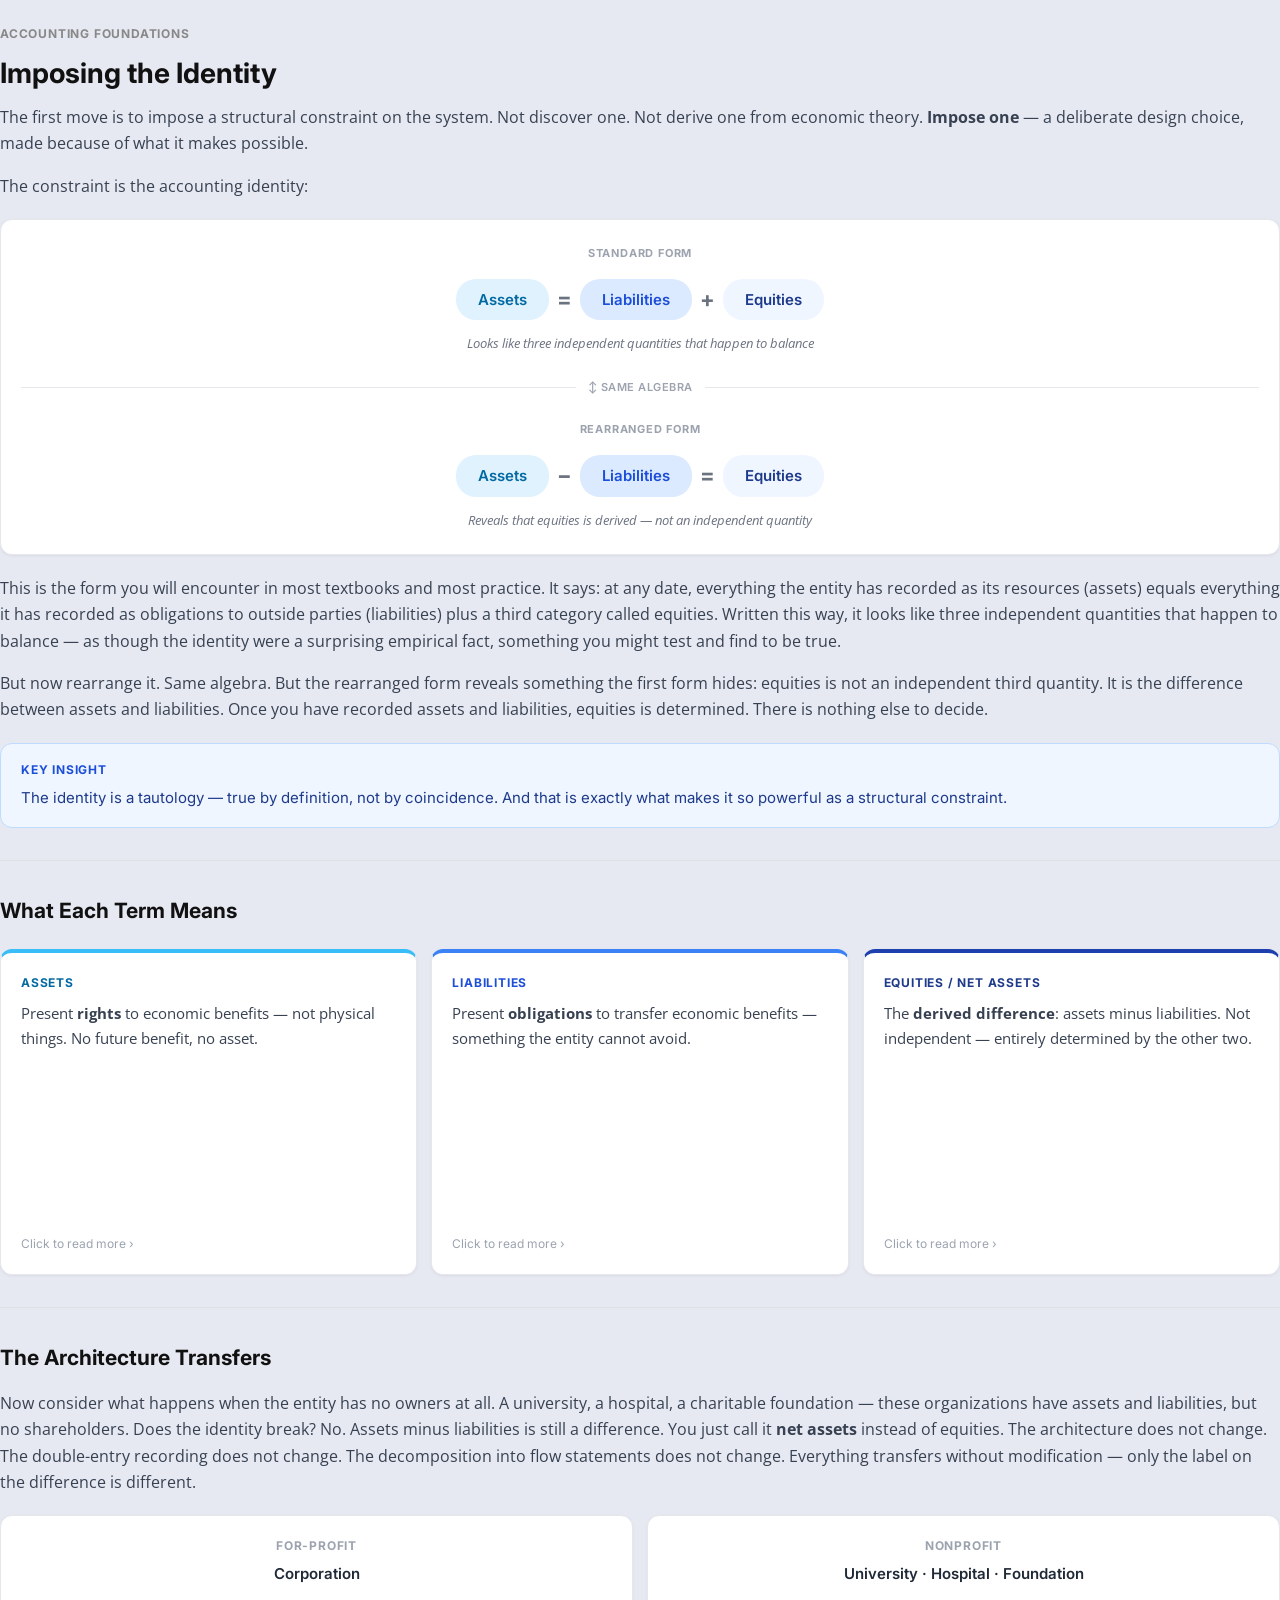
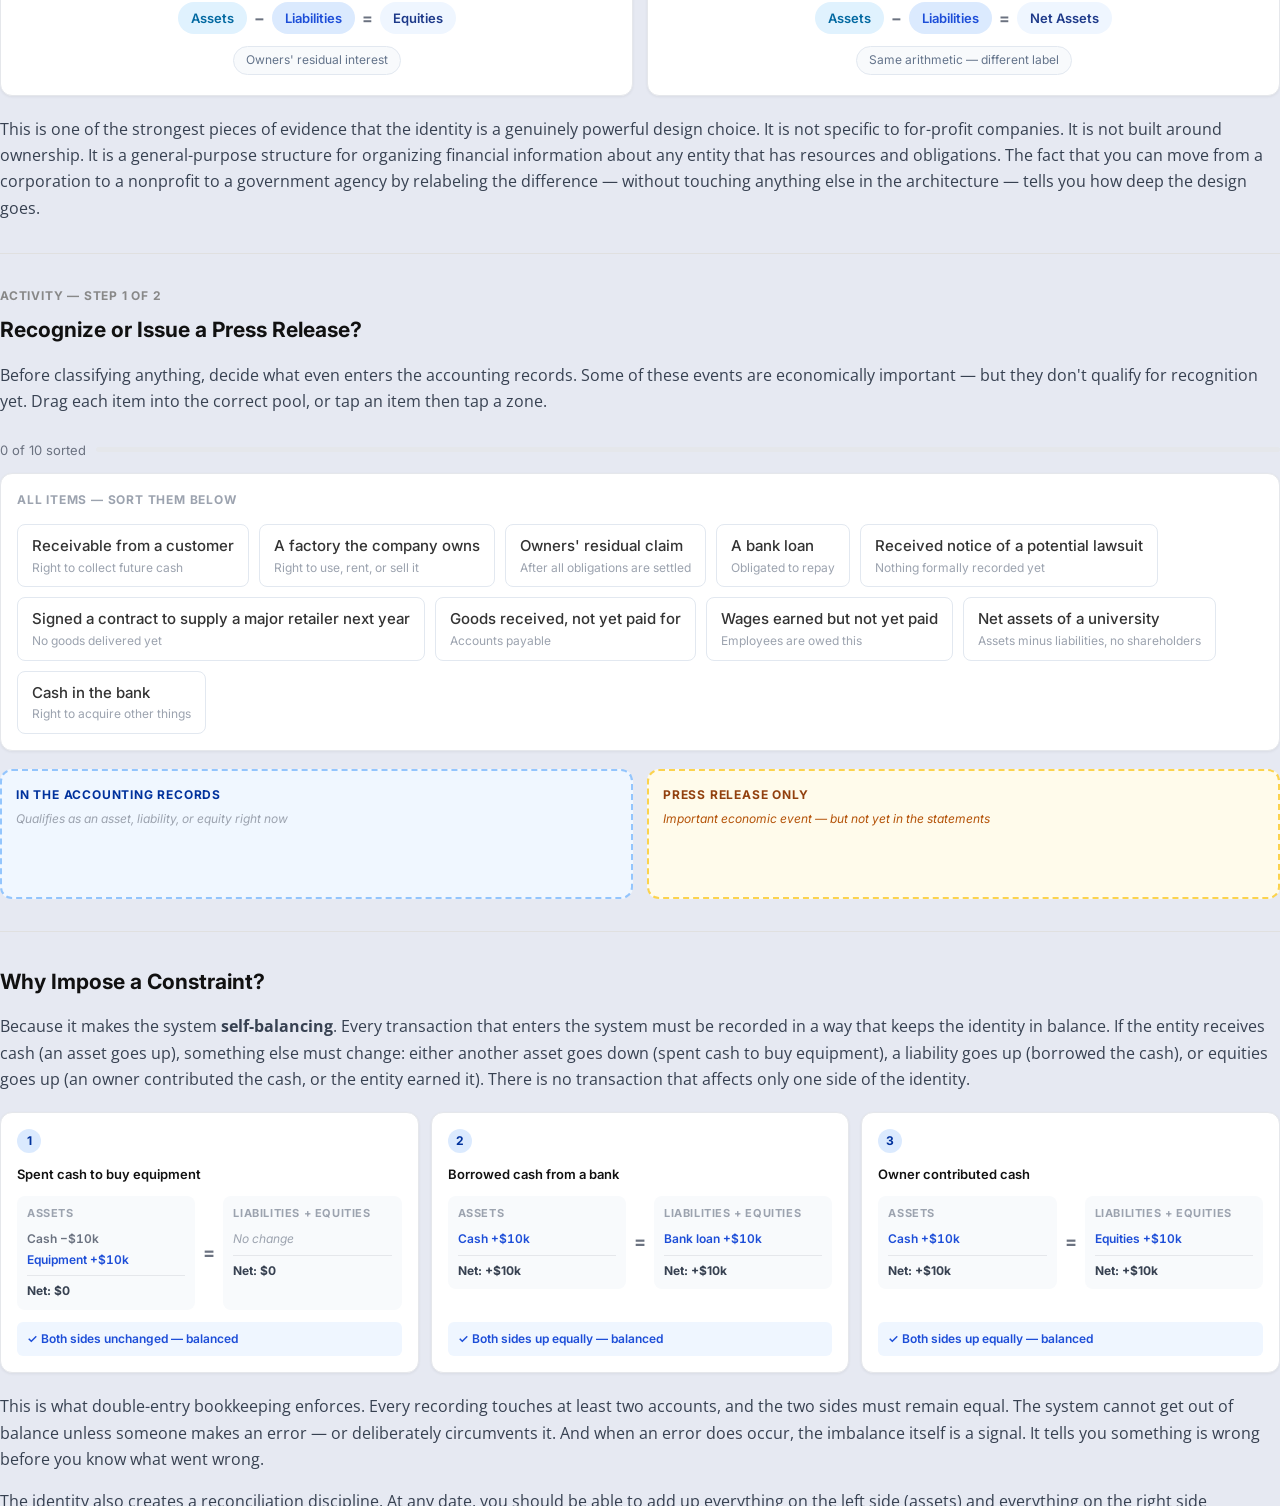
<file: index.html>
<!DOCTYPE html>
<html lang="en">
<head>
<meta charset="UTF-8">
<meta http-equiv="refresh" content="0; url=imposing-the-identity.html">
<title>Yale Micro Activities</title>
</head>
<body>
<p><a href="imposing-the-identity.html">Redirecting…</a></p>
</body>
</html>
</file>
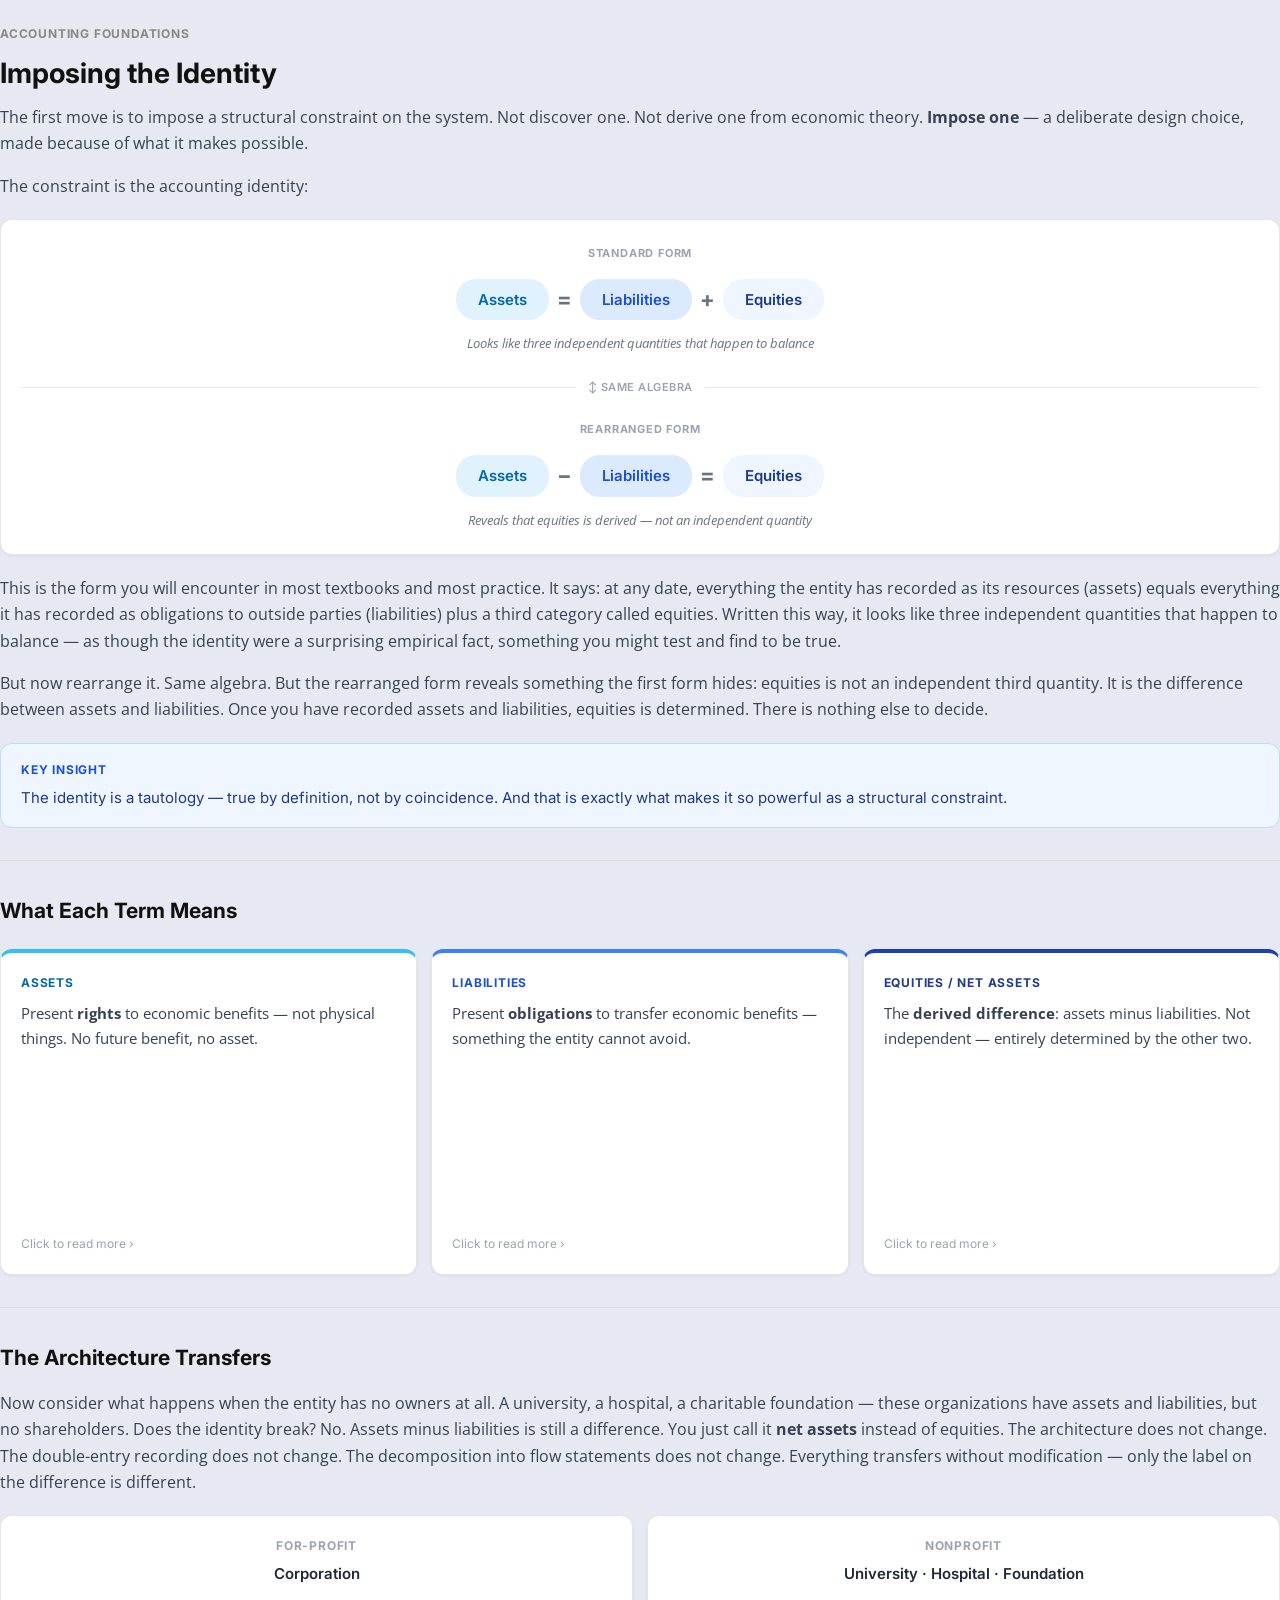
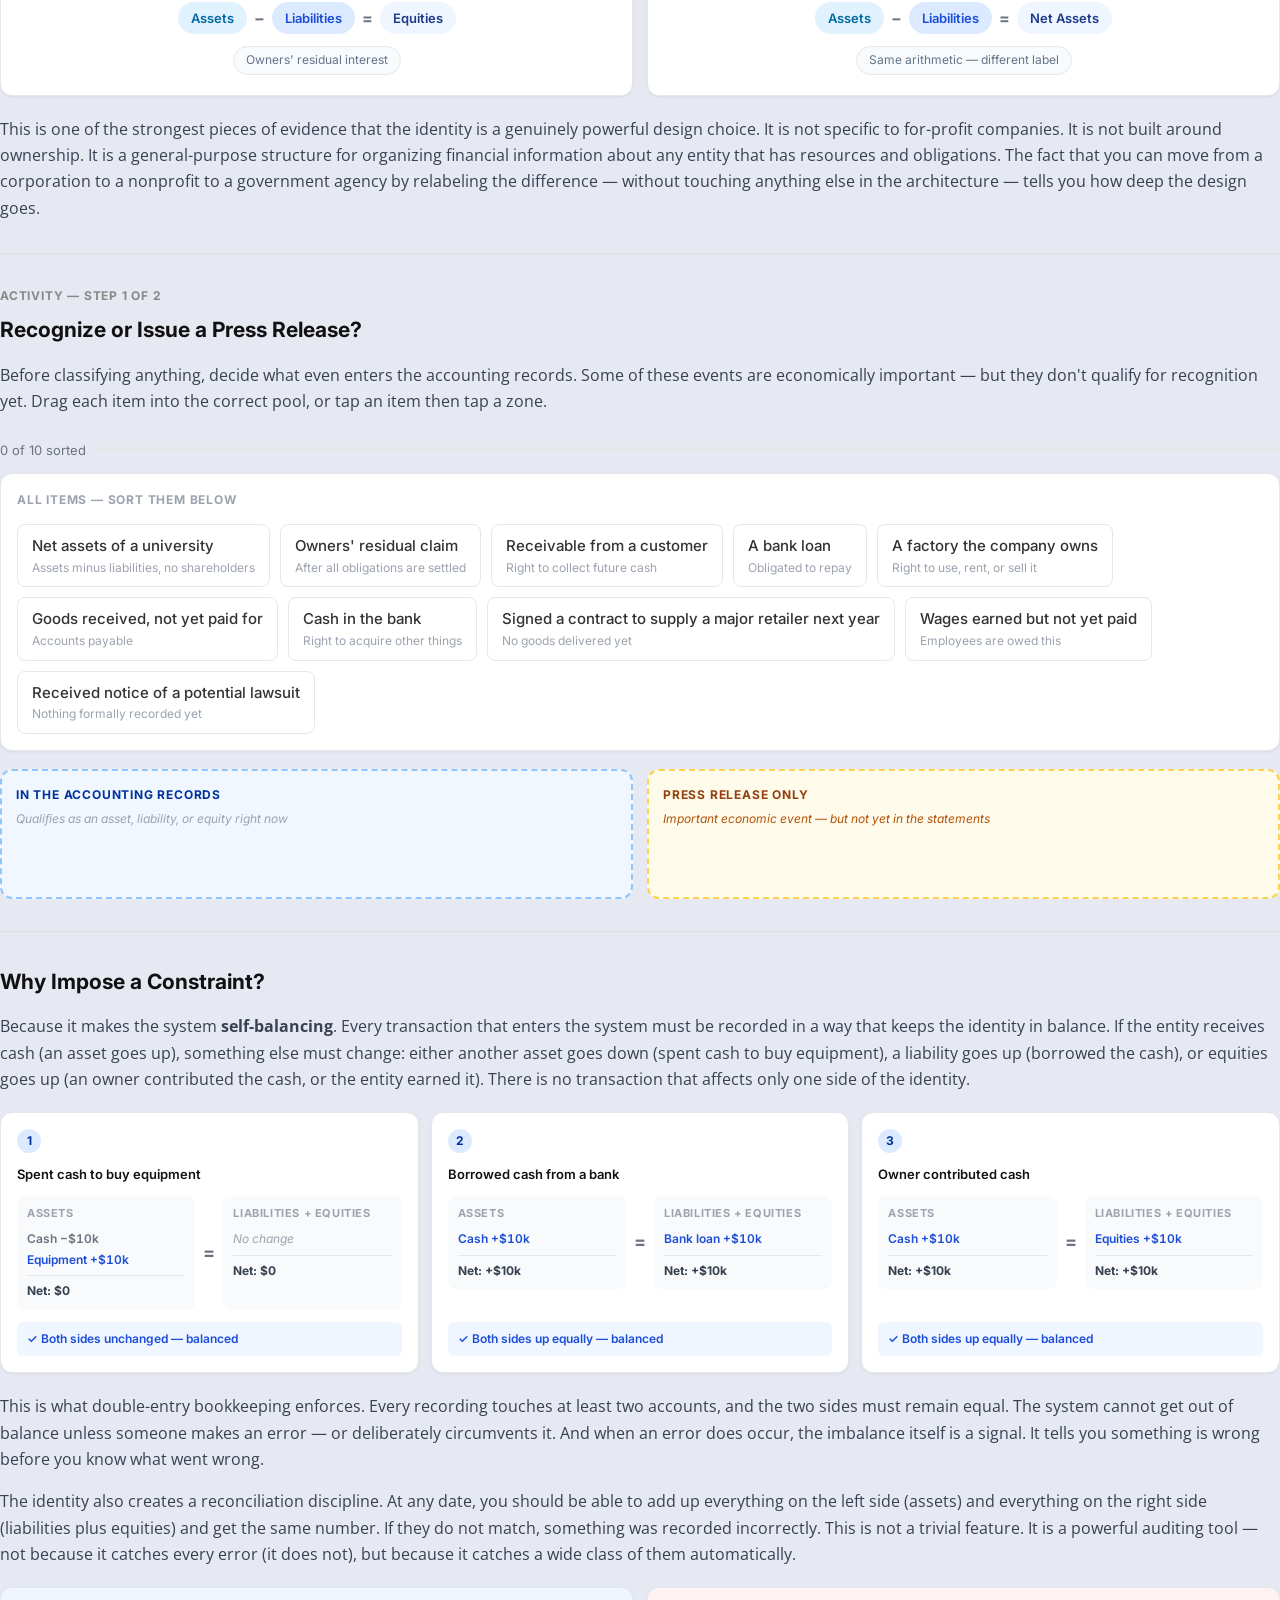
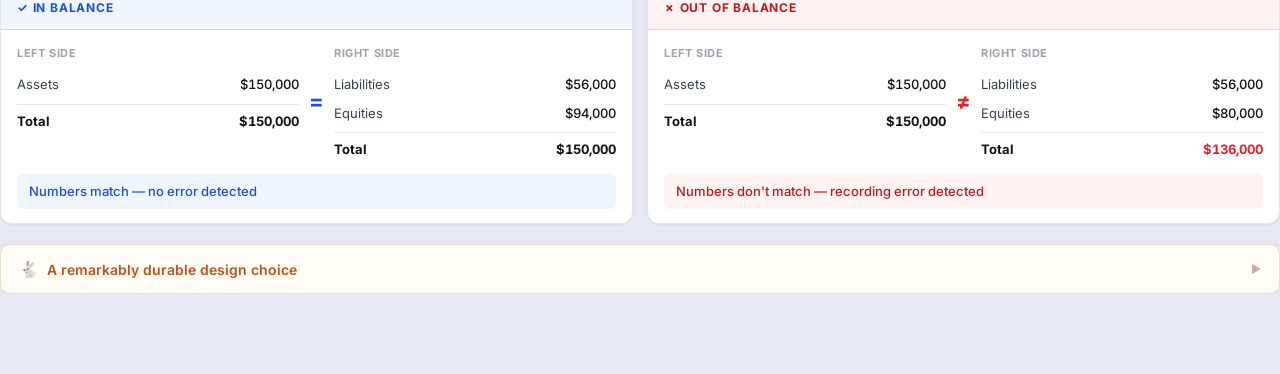
<file: imposing-the-identity.html>
<!DOCTYPE html>
<html lang="en" class="micro-activity">
<head>
<meta charset="UTF-8">
<meta name="viewport" content="width=device-width, initial-scale=1.0">
<title>Imposing the Identity — Yale Micro Activity</title>
<link rel="preconnect" href="https://fonts.googleapis.com">
<link rel="preconnect" href="https://fonts.gstatic.com" crossorigin>
<link href="https://fonts.googleapis.com/css2?family=Inter:wght@400;500;600;700&family=Open+Sans:wght@400;500;600;700&display=swap" rel="stylesheet">
<link rel="stylesheet" href="shared.css">
<style>
  html.micro-activity body { background: #e6e9f2; }

  /* Override headings to match iframe-testing: Inter, 700, #111 */
  h1 {
    font-family: 'Inter', system-ui, sans-serif;
    font-size: clamp(22px, 3vw, 28px);
    font-weight: 700;
    color: #111;
    margin-bottom: 6px;
  }
  h2 {
    font-family: 'Inter', system-ui, sans-serif;
    font-size: clamp(17px, 2.2vw, 21px);
    font-weight: 700;
    color: #111;
    margin: 0 0 14px;
  }
  /* Section label: gray (#888) like iframe-testing step-tag */
  .section-label {
    font-family: 'Inter', system-ui, sans-serif;
    font-size: 12px;
    font-weight: 700;
    text-transform: uppercase;
    letter-spacing: 0.8px;
    color: #888;
    margin-bottom: 6px;
  }
  /* Prose keeps Open Sans at original size per user preference */
  .prose {
    font-family: 'Open Sans', system-ui, sans-serif;
    font-size: 15.5px;
    color: #374151;
    line-height: 1.7;
    margin-bottom: 16px;
  }

  /* ===== EQUATION VISUAL ===== */
  .eq-compare {
    background: white;
    border-radius: 12px;
    border: 1px solid #e5e7eb;
    box-shadow: 0 1px 3px rgba(0,0,0,0.06);
    margin: 20px 0;
    overflow: hidden;
  }

  .eq-panel {
    text-align: center;
    padding: 24px 20px;
  }
  .eq-panel-tag {
    font-family: 'Inter', system-ui, sans-serif;
    font-size: 11px;
    font-weight: 700;
    text-transform: uppercase;
    letter-spacing: 0.8px;
    color: #9ca3af;
    margin-bottom: 16px;
  }
  .eq-panel-row {
    display: flex;
    align-items: center;
    justify-content: center;
    gap: 8px;
    flex-wrap: wrap;
    margin-bottom: 14px;
  }
  .eq-panel-caption {
    font-family: 'Open Sans', system-ui, sans-serif;
    font-size: 13px;
    color: #6b7280;
    font-style: italic;
    line-height: 1.5;
  }

  .eq-connector {
    display: flex;
    align-items: center;
    gap: 12px;
    padding: 0 20px;
  }
  .eq-connector-rule {
    flex: 1;
    height: 1px;
    background: #e5e7eb;
  }
  .eq-connector-label {
    font-family: 'Inter', system-ui, sans-serif;
    font-size: 11px;
    font-weight: 600;
    color: #9ca3af;
    text-transform: uppercase;
    letter-spacing: 0.5px;
    white-space: nowrap;
  }

  .eq-term {
    display: inline-flex;
    align-items: center;
    justify-content: center;
    padding: 8px 22px;
    border-radius: 20px;
    font-family: 'Inter', system-ui, sans-serif;
    font-size: 15px;
    font-weight: 600;
  }
  .eq-term.a { background: #e0f2fe; color: #0369a1; }
  .eq-term.l { background: #dbeafe; color: #1d4ed8; }
  .eq-term.e { background: #eff6ff; color: #1e3a8a; }
  .eq-op { font-size: 22px; font-weight: 700; color: #6b7280; font-family: 'Inter', system-ui, sans-serif; }

  /* ===== DEFINITION FLIP CARDS ===== */
  .def-grid {
    display: grid;
    grid-template-columns: repeat(3, 1fr);
    gap: 14px;
    margin: 20px 0;
  }
  @media (max-width: 700px) { .def-grid { grid-template-columns: 1fr; } }

  .flip-card {
    perspective: 1000px;
    cursor: pointer;
    display: flex;
    flex-direction: column;
  }
  .flip-card-inner {
    flex: 1;
    display: grid;
    transition: transform 0.5s ease;
    transform-style: preserve-3d;
  }
  .flip-card.flipped .flip-card-inner {
    transform: rotateY(180deg);
  }
  .flip-card-front,
  .flip-card-back {
    grid-area: 1 / 1;
    backface-visibility: hidden;
    -webkit-backface-visibility: hidden;
    border-radius: 12px;
    border: 1px solid #e5e7eb;
    background: white;
    padding: 20px;
    display: flex;
    flex-direction: column;
    box-shadow: 0 1px 3px rgba(0,0,0,0.06);
    font-family: 'Inter', system-ui, sans-serif;
  }
  .flip-card-front { justify-content: center; }
  .flip-card-back { transform: rotateY(180deg); }
  .flip-card.a .flip-card-front,
  .flip-card.a .flip-card-back { border-top: 4px solid #38bdf8; }
  .flip-card.l .flip-card-front,
  .flip-card.l .flip-card-back { border-top: 4px solid #3b82f6; }
  .flip-card.e .flip-card-front,
  .flip-card.e .flip-card-back { border-top: 4px solid #1e40af; }

.def-title {
    font-family: 'Inter', system-ui, sans-serif;
    font-size: 12px;
    font-weight: 700;
    text-transform: uppercase;
    letter-spacing: 0.8px;
    margin-bottom: 8px;
  }
  .flip-card.a .def-title { color: #0369a1; }
  .flip-card.l .def-title { color: #1d4ed8; }
  .flip-card.e .def-title { color: #1e3a8a; }

  .def-brief {
    font-family: 'Open Sans', system-ui, sans-serif;
    font-size: 15px;
    line-height: 1.65;
    color: #374151;
    margin-bottom: 12px;
  }
  .flip-hint {
    font-size: 12px;
    color: #9ca3af;
    font-family: 'Inter', system-ui, sans-serif;
    margin-top: auto;
  }
  .flip-card-back p {
    font-family: 'Open Sans', system-ui, sans-serif;
    font-size: 15px;
    line-height: 1.65;
    color: #374151;
    margin-bottom: 0;
  }
  .flip-back-title {
    font-family: 'Inter', system-ui, sans-serif;
    font-size: 12px;
    font-weight: 700;
    text-transform: uppercase;
    letter-spacing: 0.8px;
    margin-bottom: 8px;
  }
  .flip-card.a .flip-back-title { color: #0369a1; }
  .flip-card.l .flip-back-title { color: #1d4ed8; }
  .flip-card.e .flip-back-title { color: #1e3a8a; }
  .flip-back-hint {
    font-size: 12px;
    color: #9ca3af;
    font-family: 'Inter', system-ui, sans-serif;
    margin-top: 10px;
  }

  /* ===== INSIGHT BOX ===== */
  .insight-box {
    background: #eff6ff;
    border: 1px solid #bfdbfe;
    border-radius: 12px;
    padding: 16px 20px;
    margin: 20px 0;
    font-family: 'Inter', system-ui, sans-serif;
  }
  .insight-label {
    font-family: 'Inter', system-ui, sans-serif;
    font-size: 12px;
    font-weight: 700;
    text-transform: uppercase;
    letter-spacing: 0.8px;
    color: #1d4ed8;
    margin-bottom: 6px;
  }
  .insight-box p {
    font-family: 'Inter', system-ui, sans-serif;
    font-size: 15px;
    color: #1e3a8a;
    line-height: 1.65;
    margin-bottom: 0;
  }

  /* ===== ORG COMPARISON ===== */
  .org-compare {
    display: grid;
    grid-template-columns: 1fr 1fr;
    gap: 14px;
    margin: 20px 0;
  }
  @media (max-width: 600px) { .org-compare { grid-template-columns: 1fr; } }

  .org-card {
    background: white;
    border-radius: 12px;
    padding: 20px;
    border: 1px solid #e5e7eb;
    box-shadow: 0 1px 3px rgba(0,0,0,0.06);
    text-align: center;
    font-family: 'Inter', system-ui, sans-serif;
  }
  .org-type {
    font-family: 'Inter', system-ui, sans-serif;
    font-size: 12px;
    font-weight: 700;
    text-transform: uppercase;
    letter-spacing: 0.8px;
    color: #9ca3af;
    margin-bottom: 4px;
  }
  .org-name {
    font-family: 'Inter', system-ui, sans-serif;
    font-size: 15px;
    font-weight: 600;
    color: #1f2937;
    margin-bottom: 16px;
  }
  .org-eq { display: flex; flex-direction: column; align-items: center; gap: 8px; }
  .org-eq-row { display: flex; align-items: center; gap: 7px; flex-wrap: wrap; justify-content: center; }
  .pill {
    padding: 5px 13px;
    border-radius: 20px;
    font-size: 13px;
    font-weight: 600;
    font-family: 'Inter', system-ui, sans-serif;
  }
  .pill.a  { background: #e0f2fe; color: #0369a1; }
  .pill.l  { background: #dbeafe; color: #1d4ed8; }
  .pill.e  { background: #eff6ff; color: #1e3a8a; }
  .pill.na { background: #eff6ff; color: #1e3a8a; }
  .pill-op { font-size: 16px; font-weight: 700; color: #6b7280; }
  .org-badge {
    display: inline-block;
    background: #f8fafc;
    border: 1px solid #e2e8f0;
    border-radius: 20px;
    padding: 3px 12px;
    font-size: 12px;
    color: #64748b;
    font-family: 'Inter', system-ui, sans-serif;
    margin-top: 4px;
  }


  /* ===== DRAG AND DROP ===== */
  .dnd-section { margin: 24px 0; }

  .dnd-bank {
    display: flex;
    flex-wrap: wrap;
    gap: 10px;
    padding: 16px;
    background: white;
    border-radius: 12px;
    border: 1px solid #e5e7eb;
    box-shadow: 0 1px 3px rgba(0,0,0,0.06);
    min-height: 72px;
    margin-bottom: 18px;
    align-items: flex-start;
    align-content: flex-start;
  }
  .dnd-bank-label {
    width: 100%;
    font-family: 'Inter', system-ui, sans-serif;
    font-size: 12px;
    font-weight: 700;
    text-transform: uppercase;
    letter-spacing: 0.8px;
    color: #9ca3af;
    margin-bottom: 4px;
  }

  .dnd-card {
    background: white;
    border: 1.5px solid #e2e8f0;
    border-radius: 8px;
    padding: 10px 14px;
    font-size: 15px;
    font-family: 'Inter', system-ui, sans-serif;
    font-weight: 500;
    cursor: grab;
    user-select: none;
    transition: border-color 0.15s, background 0.15s;
    color: #333;
    line-height: 1.45;
  }
  .dnd-card:hover { border-color: #94a3b8; background: #f8fafc; }
  .dnd-card.dragging { opacity: 0.35; cursor: grabbing; }
  .dnd-card.selected { border-color: #00329d; background: #eff6ff; color: #1d4ed8; }
  .dnd-card-sub { font-size: 12px; color: #9ca3af; font-weight: 400; margin-top: 2px; }

  .dnd-zones {
    display: grid;
    grid-template-columns: repeat(3, 1fr);
    gap: 14px;
  }
  @media (max-width: 640px) { .dnd-zones { grid-template-columns: 1fr; } }

  .dnd-zone {
    border-radius: 12px;
    padding: 14px;
    min-height: 130px;
    border: 2px dashed #d1d5db;
    transition: all 0.15s;
    font-family: 'Inter', system-ui, sans-serif;
  }
  .dnd-zone.z-assets, .dnd-zone.z-liab, .dnd-zone.z-equity { border-color: #93c5fd; background: #f0f7ff; }
  .dnd-zone.over { background: #dbeafe; border-color: #00329d; transform: scale(1.02); }

  .dnd-bank-divider {
    width: 100%;
    border: none;
    border-top: 1px dashed #e5e7eb;
    margin: 12px 0 8px;
  }
  .dnd-bank-label.wait-label { color: #92400e; }

  .dnd-card.wait-card {
    border-color: #fcd34d;
    background: #fffbeb;
    color: #78350f;
    cursor: default;
    opacity: 0.85;
  }
  .dnd-card.wait-card:hover { border-color: #fcd34d; background: #fffbeb; }

  .wait-note {
    width: 100%;
    font-size: 12px;
    color: #92400e;
    background: #fef3c7;
    border: 1px solid #fcd34d;
    border-radius: 8px;
    padding: 8px 12px;
    margin-top: 6px;
    font-family: 'Inter', system-ui, sans-serif;
    line-height: 1.5;
  }

  .zone-title {
    font-family: 'Inter', system-ui, sans-serif;
    font-size: 12px;
    font-weight: 700;
    text-transform: uppercase;
    letter-spacing: 0.8px;
    color: #00329d;
    margin-bottom: 4px;
  }
  .zone-hint {
    font-size: 12px;
    color: #9ca3af;
    font-family: 'Inter', system-ui, sans-serif;
    font-style: italic;
    margin-bottom: 10px;
  }
  .zone-items { display: flex; flex-direction: column; gap: 6px; }

  .placed-chip {
    padding: 4px 10px;
    border-radius: 4px;
    font-size: 14px;
    font-family: 'Inter', system-ui, sans-serif;
    font-weight: 600;
    background: #dbeafe;
    color: #1d4ed8;
  }

  @keyframes shake {
    0%,100% { transform: translateX(0); }
    20% { transform: translateX(-7px); }
    60% { transform: translateX(7px); }
  }
  .dnd-card.wrong { animation: shake 0.3s ease; border-color: #dc2626; background: #fef2f2; color: #991b1b; }

  /* progress */
  .dnd-progress {
    display: flex;
    align-items: center;
    gap: 10px;
    margin-bottom: 12px;
    font-family: 'Inter', system-ui, sans-serif;
    font-size: 13px;
    color: #6b7280;
  }
  .progress-bar { flex: 1; height: 5px; background: #e5e7eb; border-radius: 3px; overflow: hidden; }
  .progress-fill { height: 100%; background: #00329d; border-radius: 3px; transition: width 0.3s ease; }

  /* result — green theme matching iframe-testing feedback.ok */
  .dnd-result {
    display: none;
    margin-top: 18px;
    padding: 14px 18px;
    border-radius: 8px;
    font-family: 'Inter', system-ui, sans-serif;
  }
  .dnd-result.show { display: block; }
  .dnd-result.done { background: #f0fdf4; border: 1px solid #86efac; color: #14532d; }
  .result-score { font-size: 15px; font-weight: 700; margin-bottom: 4px; }
  .result-msg { font-size: 15px; line-height: 1.65; }

  /* reset button matching iframe-testing btn-back */
  .btn-reset {
    margin-top: 12px;
    display: inline-flex;
    align-items: center;
    gap: 6px;
    background: white;
    color: #555;
    border: 1.5px solid #d1d5db;
    border-radius: 6px;
    padding: 9px 18px;
    font-family: 'Inter', system-ui, sans-serif;
    font-size: 14px;
    font-weight: 600;
    cursor: pointer;
    transition: border-color 0.15s, color 0.15s;
  }
  .btn-reset:hover { border-color: #00329d; color: #00329d; }

  /* continue button (stage transition) */
  .btn-continue {
    margin-top: 12px;
    display: inline-flex;
    align-items: center;
    gap: 6px;
    background: #00329d;
    color: white;
    border: none;
    border-radius: 6px;
    padding: 10px 20px;
    font-family: 'Inter', system-ui, sans-serif;
    font-size: 14px;
    font-weight: 600;
    cursor: pointer;
    transition: background 0.15s;
  }
  .btn-continue:hover { background: #002280; }

  /* two-column layout for Stage 1 recognition zones */
  .dnd-zones-2col {
    display: grid;
    grid-template-columns: 1fr 1fr;
    gap: 14px;
  }
  @media (max-width: 640px) { .dnd-zones-2col { grid-template-columns: 1fr; } }

  /* press release zone — amber */
  .dnd-zone.z-press { border-color: #fcd34d; background: #fffbeb; }
  .dnd-zone.z-press.over { background: #fef3c7; border-color: #d97706; transform: scale(1.02); }
  .dnd-zone.z-press .zone-title { color: #92400e; }
  .dnd-zone.z-press .zone-hint { color: #b45309; }

  /* press release placed chip */
  .placed-chip.press { background: #fef3c7; color: #92400e; }

  /* inline explanation that appears under each placed press-release chip */
  .press-explain-block {
    background: white;
    border-radius: 8px;
    border: 1px solid #fde68a;
    padding: 10px 12px;
    margin-top: 8px;
  }
  .press-explain-row { margin-bottom: 9px; }
  .press-explain-row:last-child { margin-bottom: 0; }
  .press-explain-label {
    font-family: 'Inter', system-ui, sans-serif;
    font-size: 10px;
    font-weight: 700;
    text-transform: uppercase;
    letter-spacing: 0.6px;
    margin-bottom: 3px;
  }
  .press-explain-row.why  .press-explain-label { color: #b45309; }
  .press-explain-row.when .press-explain-label { color: #1d4ed8; }
  .press-explain-text {
    font-family: 'Open Sans', system-ui, sans-serif;
    font-size: 12.5px;
    line-height: 1.55;
    color: #374151;
  }
  .press-explain-row.when .press-explain-text { color: #1e40af; }

  /* press release set-aside note shown in Stage 2 */
  .stage-note {
    background: #fef3c7;
    border: 1px solid #fcd34d;
    border-radius: 8px;
    padding: 10px 16px;
    font-size: 13px;
    color: #92400e;
    font-family: 'Inter', system-ui, sans-serif;
    line-height: 1.55;
    margin-bottom: 16px;
  }

  /* ===== INTERLUDE PANEL ===== */
  .interlude-panel { display: none; margin-top: 20px; }
  .interlude-panel.show { display: block; }

  .interlude-intro {
    font-family: 'Open Sans', system-ui, sans-serif;
    font-size: 15px;
    color: #374151;
    line-height: 1.65;
    margin-bottom: 16px;
  }

  .interlude-cards {
    display: grid;
    grid-template-columns: 1fr 1fr;
    gap: 14px;
    margin-bottom: 20px;
  }
  @media (max-width: 640px) { .interlude-cards { grid-template-columns: 1fr; } }

  .interlude-card {
    background: white;
    border-radius: 12px;
    border: 1px solid #fde68a;
    border-top: 4px solid #f59e0b;
    padding: 18px;
    font-family: 'Inter', system-ui, sans-serif;
    box-shadow: 0 1px 3px rgba(0,0,0,0.06);
  }

  .interlude-card-title {
    font-size: 14px;
    font-weight: 700;
    color: #78350f;
    margin-bottom: 14px;
    line-height: 1.45;
  }

  .interlude-row { margin-bottom: 12px; }
  .interlude-row:last-child { margin-bottom: 0; }

  .interlude-row-label {
    font-size: 11px;
    font-weight: 700;
    text-transform: uppercase;
    letter-spacing: 0.7px;
    margin-bottom: 4px;
  }
  .interlude-row.why .interlude-row-label  { color: #b45309; }
  .interlude-row.when .interlude-row-label { color: #1d4ed8; }

  .interlude-row-text {
    font-family: 'Open Sans', system-ui, sans-serif;
    font-size: 14px;
    line-height: 1.6;
    color: #374151;
  }
  .interlude-row.when .interlude-row-text { color: #1e40af; }

  /* ===== RECONCILIATION VISUAL ===== */
  .reconcile-visual {
    display: grid;
    grid-template-columns: 1fr 1fr;
    gap: 14px;
    margin: 20px 0;
  }
  @media (max-width: 600px) { .reconcile-visual { grid-template-columns: 1fr; } }

  .reconcile-card {
    background: white;
    border-radius: 12px;
    border: 1px solid #e5e7eb;
    box-shadow: 0 1px 3px rgba(0,0,0,0.06);
    overflow: hidden;
    font-family: 'Inter', system-ui, sans-serif;
  }
  .reconcile-card-header {
    padding: 10px 16px;
    font-size: 12px;
    font-weight: 700;
    text-transform: uppercase;
    letter-spacing: 0.8px;
  }
  .reconcile-card.ok .reconcile-card-header { background: #eff6ff; color: #1d4ed8; border-bottom: 1px solid #bfdbfe; }
  .reconcile-card.err .reconcile-card-header { background: #fef2f2; color: #b91c1c; border-bottom: 1px solid #fecaca; }

  .reconcile-body {
    padding: 14px 16px;
    display: flex;
    align-items: flex-start;
    gap: 10px;
  }
  .reconcile-side { flex: 1; min-width: 0; }
  .reconcile-side-label {
    font-size: 11px;
    font-weight: 700;
    text-transform: uppercase;
    letter-spacing: 0.6px;
    color: #9ca3af;
    margin-bottom: 8px;
  }
  .reconcile-item {
    display: flex;
    justify-content: space-between;
    font-size: 13px;
    color: #374151;
    padding: 3px 0;
  }
  .reconcile-item span { font-variant-numeric: tabular-nums; color: #111; font-weight: 500; }
  .reconcile-total {
    display: flex;
    justify-content: space-between;
    font-size: 13px;
    font-weight: 700;
    color: #111;
    border-top: 1px solid #e5e7eb;
    margin-top: 5px;
    padding-top: 5px;
  }
  .reconcile-total span { font-variant-numeric: tabular-nums; }
  .reconcile-card.err .reconcile-total span.mismatch { color: #dc2626; }

  .reconcile-op {
    font-size: 22px;
    font-weight: 700;
    flex-shrink: 0;
    align-self: center;
  }
  .reconcile-card.ok .reconcile-op { color: #1d4ed8; }
  .reconcile-card.err .reconcile-op { color: #dc2626; }

  .reconcile-verdict {
    margin: 0 16px 14px;
    border-radius: 6px;
    padding: 8px 12px;
    font-size: 13px;
    font-weight: 500;
    line-height: 1.5;
  }
  .reconcile-card.ok .reconcile-verdict { background: #eff6ff; color: #1d4ed8; }
  .reconcile-card.err .reconcile-verdict { background: #fef2f2; color: #b91c1c; }

  /* ===== DOUBLE-ENTRY VISUAL ===== */
  .de-visual {
    display: grid;
    grid-template-columns: repeat(3, 1fr);
    gap: 12px;
    margin: 20px 0;
  }
  @media (max-width: 640px) { .de-visual { grid-template-columns: 1fr; } }

  .de-card {
    background: white;
    border: 1px solid #e5e7eb;
    border-radius: 12px;
    padding: 16px;
    box-shadow: 0 1px 3px rgba(0,0,0,0.06);
    font-family: 'Inter', system-ui, sans-serif;
    display: flex;
    flex-direction: column;
    gap: 12px;
  }
  .de-num {
    width: 24px; height: 24px;
    border-radius: 50%;
    background: #dbeafe;
    color: #00329d;
    display: flex; align-items: center; justify-content: center;
    font-size: 12px; font-weight: 700;
    flex-shrink: 0;
  }
  .de-event {
    font-size: 13px;
    font-weight: 600;
    color: #111;
    line-height: 1.45;
  }
  .de-eq {
    display: flex;
    align-items: stretch;
    gap: 6px;
  }
  .de-side {
    flex: 1;
    background: #f8fafc;
    border-radius: 8px;
    padding: 8px 10px;
    min-width: 0;
  }
  .de-side-label {
    font-size: 11px;
    font-weight: 700;
    text-transform: uppercase;
    letter-spacing: 0.6px;
    color: #9ca3af;
    margin-bottom: 6px;
  }
  .de-delta {
    font-size: 12px;
    font-variant-numeric: tabular-nums;
    padding: 2px 0;
    line-height: 1.4;
  }
  .de-delta.up   { color: #1d4ed8; font-weight: 600; }
  .de-delta.down { color: #6b7280; font-weight: 600; }
  .de-delta.none { color: #9ca3af; font-style: italic; }
  .de-net {
    font-size: 12px;
    font-weight: 700;
    color: #374151;
    border-top: 1px solid #e5e7eb;
    margin-top: 5px;
    padding-top: 5px;
  }
  .de-op {
    display: flex;
    align-items: center;
    font-size: 18px;
    font-weight: 700;
    color: #6b7280;
    flex-shrink: 0;
    padding: 0 2px;
  }
  .de-verdict {
    font-size: 12px;
    font-weight: 600;
    color: #1d4ed8;
    background: #eff6ff;
    border-radius: 6px;
    padding: 7px 10px;
    margin-top: auto;
  }

  /* ===== RABBIT HOLE ===== */
  .rabbit-hole {
    background: #fffbf5;
    border: 1px solid #f0dcc8;
    border-radius: 10px;
    margin: 20px 0;
    overflow: hidden;
  }
  .rabbit-hole-trigger {
    display: flex;
    align-items: center;
    gap: 8px;
    width: 100%;
    padding: 14px 18px;
    background: none;
    border: none;
    cursor: pointer;
    font-family: 'Inter', system-ui, sans-serif;
    font-size: 14px;
    font-weight: 600;
    color: var(--accent);
    text-align: left;
    transition: background 0.15s;
  }
  .rabbit-hole-trigger:hover { background: #fff5eb; }
  .rabbit-hole-trigger .rh-icon { font-size: 16px; flex-shrink: 0; }
  .rabbit-hole-trigger .rh-chevron {
    margin-left: auto;
    font-size: 11px;
    color: #caa;
    transition: transform 0.2s;
    flex-shrink: 0;
  }
  .rabbit-hole.open .rabbit-hole-trigger .rh-chevron { transform: rotate(90deg); }
  .rabbit-hole-body {
    display: none;
    padding: 4px 18px 20px;
    font-family: 'Open Sans', system-ui, sans-serif;
    font-size: 15px;
    line-height: 1.7;
    color: #444;
  }
  .rabbit-hole.open .rabbit-hole-body { display: block; }
  .rabbit-hole-body p { margin-bottom: 14px; }
  .rabbit-hole-body p:last-child { margin-bottom: 0; }
</style>
</head>
<body>

<div class="activity-content">

  <div class="section-label">Accounting Foundations</div>
  <h1>Imposing the Identity</h1>

  <p class="prose">The first move is to impose a structural constraint on the system. Not discover one. Not derive one from economic theory. <strong>Impose one</strong> — a deliberate design choice, made because of what it makes possible.</p>

  <p class="prose">The constraint is the accounting identity:</p>

  <!-- EQUATION VISUAL -->
  <div class="eq-compare">

    <div class="eq-panel">
      <div class="eq-panel-tag">Standard form</div>
      <div class="eq-panel-row">
        <span class="eq-term a">Assets</span>
        <span class="eq-op">=</span>
        <span class="eq-term l">Liabilities</span>
        <span class="eq-op">+</span>
        <span class="eq-term e">Equities</span>
      </div>
      <div class="eq-panel-caption">Looks like three independent quantities that happen to balance</div>
    </div>

    <div class="eq-connector">
      <div class="eq-connector-rule"></div>
      <div class="eq-connector-label">↕ same algebra</div>
      <div class="eq-connector-rule"></div>
    </div>

    <div class="eq-panel">
      <div class="eq-panel-tag">Rearranged form</div>
      <div class="eq-panel-row">
        <span class="eq-term a">Assets</span>
        <span class="eq-op">−</span>
        <span class="eq-term l">Liabilities</span>
        <span class="eq-op">=</span>
        <span class="eq-term e">Equities</span>
      </div>
      <div class="eq-panel-caption">Reveals that equities is <em>derived</em> — not an independent quantity</div>
    </div>

  </div>

  <p class="prose">This is the form you will encounter in most textbooks and most practice. It says: at any date, everything the entity has recorded as its resources (assets) equals everything it has recorded as obligations to outside parties (liabilities) plus a third category called equities. Written this way, it looks like three independent quantities that happen to balance — as though the identity were a surprising empirical fact, something you might test and find to be true.</p>

  <p class="prose">But now rearrange it. Same algebra. But the rearranged form reveals something the first form hides: equities is not an independent third quantity. It is the difference between assets and liabilities. Once you have recorded assets and liabilities, equities is determined. There is nothing else to decide.</p>

  <div class="insight-box">
    <div class="insight-label">Key Insight</div>
    <p>The identity is a tautology — true by definition, not by coincidence. And that is exactly what makes it so powerful as a structural constraint.</p>
  </div>

  <hr class="divider">

  <h2>What Each Term Means</h2>

  <div class="def-grid">

    <div class="flip-card a" onclick="this.classList.toggle('flipped')">
      <div class="flip-card-inner">
        <div class="flip-card-front">
          <div class="def-title">Assets</div>
          <div class="def-brief">Present <strong>rights</strong> to economic benefits — not physical things. No future benefit, no asset.</div>
          <div class="flip-hint">Click to read more ›</div>
        </div>
        <div class="flip-card-back">
          <div class="flip-back-title">Assets</div>
          <p>Assets are present rights to economic benefits. Not physical things — rights. A building is an asset not because it is a physical structure but because the entity holds the right to use it, rent it, or sell it. Cash is an asset because it embodies the right to acquire other things. A receivable is an asset because it represents the right to collect cash from someone who owes it. No future benefit, no asset.</p>
          <div class="flip-back-hint">Click to flip back ‹</div>
        </div>
      </div>
    </div>

    <div class="flip-card l" onclick="this.classList.toggle('flipped')">
      <div class="flip-card-inner">
        <div class="flip-card-front">
          <div class="def-title">Liabilities</div>
          <div class="def-brief">Present <strong>obligations</strong> to transfer economic benefits — something the entity cannot avoid.</div>
          <div class="flip-hint">Click to read more ›</div>
        </div>
        <div class="flip-card-back">
          <div class="flip-back-title">Liabilities</div>
          <p>Liabilities are present obligations to transfer economic benefits. The entity owes something to someone and cannot avoid the transfer. A loan requires repayment. A payable means the entity received goods and has not yet paid. Wages earned by employees but not yet disbursed are a liability. The obligation must be compelling — not optional, not merely possible, but something the entity is required to fulfill.</p>
          <div class="flip-back-hint">Click to flip back ‹</div>
        </div>
      </div>
    </div>

    <div class="flip-card e" onclick="this.classList.toggle('flipped')">
      <div class="flip-card-inner">
        <div class="flip-card-front">
          <div class="def-title">Equities / Net Assets</div>
          <div class="def-brief">The <strong>derived difference</strong>: assets minus liabilities. Not independent — entirely determined by the other two.</div>
          <div class="flip-hint">Click to read more ›</div>
        </div>
        <div class="flip-card-back">
          <div class="flip-back-title">Equities / Net Assets</div>
          <p>Equities are the difference: assets minus liabilities. Not an independent concept — a derived one. In a for-profit company, we call this difference equities and associate it with the owners' residual interest. But the number is entirely determined by how assets and liabilities were recorded. Change the conventions for recording assets or liabilities, and equities changes too — not because anything happened to the owners, but because the inputs to the subtraction changed.</p>
          <div class="flip-back-hint">Click to flip back ‹</div>
        </div>
      </div>
    </div>

  </div>

  <hr class="divider">

  <h2>The Architecture Transfers</h2>

  <p class="prose">Now consider what happens when the entity has no owners at all. A university, a hospital, a charitable foundation — these organizations have assets and liabilities, but no shareholders. Does the identity break? No. Assets minus liabilities is still a difference. You just call it <strong>net assets</strong> instead of equities. The architecture does not change. The double-entry recording does not change. The decomposition into flow statements does not change. Everything transfers without modification — only the label on the difference is different.</p>

  <div class="org-compare">
    <div class="org-card">
      <div class="org-type">For-Profit</div>
      <div class="org-name">Corporation</div>
      <div class="org-eq">
        <div class="org-eq-row">
          <span class="pill a">Assets</span>
          <span class="pill-op">−</span>
          <span class="pill l">Liabilities</span>
          <span class="pill-op">=</span>
          <span class="pill e">Equities</span>
        </div>
        <span class="org-badge">Owners' residual interest</span>
      </div>
    </div>
    <div class="org-card">
      <div class="org-type">Nonprofit</div>
      <div class="org-name">University · Hospital · Foundation</div>
      <div class="org-eq">
        <div class="org-eq-row">
          <span class="pill a">Assets</span>
          <span class="pill-op">−</span>
          <span class="pill l">Liabilities</span>
          <span class="pill-op">=</span>
          <span class="pill na">Net Assets</span>
        </div>
        <span class="org-badge">Same arithmetic — different label</span>
      </div>
    </div>
  </div>

  <p class="prose">This is one of the strongest pieces of evidence that the identity is a genuinely powerful design choice. It is not specific to for-profit companies. It is not built around ownership. It is a general-purpose structure for organizing financial information about any entity that has resources and obligations. The fact that you can move from a corporation to a nonprofit to a government agency by relabeling the difference — without touching anything else in the architecture — tells you how deep the design goes.</p>

  <hr class="divider">

  <!-- ===== MICRO ACTIVITY ===== -->

  <!-- Stage 1: Recognition -->
  <div id="stage1Activity">
    <div class="section-label">Activity — Step 1 of 2</div>
    <h2>Recognize or Issue a Press Release?</h2>
    <p class="prose">Before classifying anything, decide what even enters the accounting records. Some of these events are economically important — but they don't qualify for recognition yet. Drag each item into the correct pool, or tap an item then tap a zone.</p>

    <div class="dnd-section">

      <div class="dnd-progress">
        <span id="s1ProgressText">0 of 10 sorted</span>
        <div class="progress-bar"><div class="progress-fill" id="s1ProgressFill" style="width:0%"></div></div>
      </div>

      <div class="dnd-bank" id="s1Bank">
        <div class="dnd-bank-label">All items — sort them below</div>
      </div>

      <div class="dnd-zones-2col">
        <div class="dnd-zone z-assets" id="s1-zone-recognized" data-zone="recognized">
          <div class="zone-title">In the accounting records</div>
          <div class="zone-hint">Qualifies as an asset, liability, or equity right now</div>
          <div class="zone-items" id="s1-items-recognized"></div>
        </div>
        <div class="dnd-zone z-press" id="s1-zone-press" data-zone="press">
          <div class="zone-title">Press release only</div>
          <div class="zone-hint">Important economic event — but not yet in the statements</div>
          <div class="zone-items" id="s1-items-press"></div>
        </div>
      </div>

      <div class="dnd-result" id="s1Result">
        <div class="result-score" id="s1Score"></div>
        <div class="result-msg" id="s1Msg"></div>
        <div id="s1Buttons" style="display:none; gap:10px; flex-wrap:wrap; margin-top:4px;">
          <button class="btn-continue" onclick="startStage2()">Classify the recognized items →</button>
          <button class="btn-reset" onclick="resetStage1()">↺ Reset</button>
        </div>
      </div>

    </div>
  </div>

  <!-- Stage 2: Classification -->
  <div id="stage2Activity" style="display:none">
    <div class="section-label">Activity — Step 2 of 2</div>
    <h2>Now Classify the Recognized Items</h2>
    <p class="prose">The press release items have been set aside — they don't enter the statements yet. Now classify each recognized item as an asset, liability, or equity. Drag or tap to place.</p>

    <div class="stage-note" id="pressReleaseNote"></div>

    <div class="dnd-section">

      <div class="dnd-progress">
        <span id="s2ProgressText">0 of 8 classified</span>
        <div class="progress-bar"><div class="progress-fill" id="s2ProgressFill" style="width:0%"></div></div>
      </div>

      <div class="dnd-bank" id="s2Bank">
        <div class="dnd-bank-label">Recognized items — classify them below</div>
      </div>

      <div class="dnd-zones">
        <div class="dnd-zone z-assets" id="s2-zone-assets" data-zone="assets">
          <div class="zone-title">Assets</div>
          <div class="zone-hint">Present rights to economic benefits</div>
          <div class="zone-items" id="s2-items-assets"></div>
        </div>
        <div class="dnd-zone z-liab" id="s2-zone-liab" data-zone="liab">
          <div class="zone-title">Liabilities</div>
          <div class="zone-hint">Present obligations to transfer benefits</div>
          <div class="zone-items" id="s2-items-liab"></div>
        </div>
        <div class="dnd-zone z-equity" id="s2-zone-equity" data-zone="equity">
          <div class="zone-title">Equities / Net Assets</div>
          <div class="zone-hint">The derived difference</div>
          <div class="zone-items" id="s2-items-equity"></div>
        </div>
      </div>

      <div class="dnd-result" id="s2Result">
        <div class="result-score" id="s2Score"></div>
        <div class="result-msg" id="s2Msg"></div>
        <button class="btn-reset" onclick="resetAll()">↺ Start over</button>
      </div>

    </div>
  </div>

  <hr class="divider">

  <h2>Why Impose a Constraint?</h2>

  <p class="prose">Because it makes the system <strong>self-balancing</strong>. Every transaction that enters the system must be recorded in a way that keeps the identity in balance. If the entity receives cash (an asset goes up), something else must change: either another asset goes down (spent cash to buy equipment), a liability goes up (borrowed the cash), or equities goes up (an owner contributed the cash, or the entity earned it). There is no transaction that affects only one side of the identity.</p>

  <div class="de-visual">

    <div class="de-card">
      <div class="de-num">1</div>
      <div class="de-event">Spent cash to buy equipment</div>
      <div class="de-eq">
        <div class="de-side">
          <div class="de-side-label">Assets</div>
          <div class="de-delta down">Cash −$10k</div>
          <div class="de-delta up">Equipment +$10k</div>
          <div class="de-net">Net: $0</div>
        </div>
        <div class="de-op">=</div>
        <div class="de-side">
          <div class="de-side-label">Liabilities + Equities</div>
          <div class="de-delta none">No change</div>
          <div class="de-net">Net: $0</div>
        </div>
      </div>
      <div class="de-verdict">✓ Both sides unchanged — balanced</div>
    </div>

    <div class="de-card">
      <div class="de-num">2</div>
      <div class="de-event">Borrowed cash from a bank</div>
      <div class="de-eq">
        <div class="de-side">
          <div class="de-side-label">Assets</div>
          <div class="de-delta up">Cash +$10k</div>
          <div class="de-net">Net: +$10k</div>
        </div>
        <div class="de-op">=</div>
        <div class="de-side">
          <div class="de-side-label">Liabilities + Equities</div>
          <div class="de-delta up">Bank loan +$10k</div>
          <div class="de-net">Net: +$10k</div>
        </div>
      </div>
      <div class="de-verdict">✓ Both sides up equally — balanced</div>
    </div>

    <div class="de-card">
      <div class="de-num">3</div>
      <div class="de-event">Owner contributed cash</div>
      <div class="de-eq">
        <div class="de-side">
          <div class="de-side-label">Assets</div>
          <div class="de-delta up">Cash +$10k</div>
          <div class="de-net">Net: +$10k</div>
        </div>
        <div class="de-op">=</div>
        <div class="de-side">
          <div class="de-side-label">Liabilities + Equities</div>
          <div class="de-delta up">Equities +$10k</div>
          <div class="de-net">Net: +$10k</div>
        </div>
      </div>
      <div class="de-verdict">✓ Both sides up equally — balanced</div>
    </div>

  </div>

  <p class="prose">This is what double-entry bookkeeping enforces. Every recording touches at least two accounts, and the two sides must remain equal. The system cannot get out of balance unless someone makes an error — or deliberately circumvents it. And when an error does occur, the imbalance itself is a signal. It tells you something is wrong before you know what went wrong.</p>

  <p class="prose">The identity also creates a reconciliation discipline. At any date, you should be able to add up everything on the left side (assets) and everything on the right side (liabilities plus equities) and get the same number. If they do not match, something was recorded incorrectly. This is not a trivial feature. It is a powerful auditing tool — not because it catches every error (it does not), but because it catches a wide class of them automatically.</p>

  <div class="reconcile-visual">
    <div class="reconcile-card ok">
      <div class="reconcile-card-header">✓ In balance</div>
      <div class="reconcile-body">
        <div class="reconcile-side">
          <div class="reconcile-side-label">Left side</div>
          <div class="reconcile-item">Assets <span>$150,000</span></div>
          <div class="reconcile-total">Total <span>$150,000</span></div>
        </div>
        <div class="reconcile-op">=</div>
        <div class="reconcile-side">
          <div class="reconcile-side-label">Right side</div>
          <div class="reconcile-item">Liabilities <span>$56,000</span></div>
          <div class="reconcile-item">Equities <span>$94,000</span></div>
          <div class="reconcile-total">Total <span>$150,000</span></div>
        </div>
      </div>
      <div class="reconcile-verdict">Numbers match — no error detected</div>
    </div>

    <div class="reconcile-card err">
      <div class="reconcile-card-header">✗ Out of balance</div>
      <div class="reconcile-body">
        <div class="reconcile-side">
          <div class="reconcile-side-label">Left side</div>
          <div class="reconcile-item">Assets <span>$150,000</span></div>
          <div class="reconcile-total">Total <span>$150,000</span></div>
        </div>
        <div class="reconcile-op">≠</div>
        <div class="reconcile-side">
          <div class="reconcile-side-label">Right side</div>
          <div class="reconcile-item">Liabilities <span>$56,000</span></div>
          <div class="reconcile-item">Equities <span>$80,000</span></div>
          <div class="reconcile-total">Total <span class="mismatch">$136,000</span></div>
        </div>
      </div>
      <div class="reconcile-verdict">Numbers don't match — recording error detected</div>
    </div>
  </div>

  <div class="rabbit-hole" id="rh1">
    <button class="rabbit-hole-trigger" onclick="document.getElementById('rh1').classList.toggle('open')">
      <span class="rh-icon">🐇</span>
      A remarkably durable design choice
      <span class="rh-chevron">▶</span>
    </button>
    <div class="rabbit-hole-body">
      <p>The accounting identity is not a law of economics or a theorem derived from first principles. It is a design choice — one that could have been made differently. And yet it has survived, essentially unchanged, for over five hundred years.</p>
      <p>Luca Pacioli described double-entry bookkeeping in 1494, but the practice was already old by then. Venetian merchants had been using it for at least a century. The system they developed imposed a self-balancing constraint on every ledger, and that constraint turned out to be extraordinarily useful: it caught errors, enforced completeness, and created a structure that could be audited by someone who had not been present for the original transactions. These are not minor conveniences. They are the properties that allowed accounting systems to scale from a single merchant's notebook to the global financial reporting infrastructure we have today.</p>
      <p>The durability of this design choice is worth pausing on. The world of commerce has been transformed many times over since the fifteenth century. The transactions a modern corporation records — derivatives, lease obligations, stock-based compensation — would be unrecognizable to a Venetian trader. And yet the structural constraint at the center of the system is the same: assets equal liabilities plus equities, and every entry must preserve that balance. The identity is not fragile. It is one of the most resilient design choices in the history of information systems.</p>
    </div>
  </div>


</div><!-- /activity-content -->

<script src="shared.js"></script>
<script>
</script>
<script>
(function () {
  const ALL_ITEMS = [
    { id: 'c1',  label: 'Cash in the bank',                                      sub: 'Right to acquire other things',              s1: 'recognized', s2: 'assets'  },
    { id: 'c2',  label: 'A factory the company owns',                            sub: 'Right to use, rent, or sell it',             s1: 'recognized', s2: 'assets'  },
    { id: 'c3',  label: 'Receivable from a customer',                            sub: 'Right to collect future cash',               s1: 'recognized', s2: 'assets'  },
    { id: 'c4',  label: 'A bank loan',                                           sub: 'Obligated to repay',                         s1: 'recognized', s2: 'liab'    },
    { id: 'c5',  label: 'Wages earned but not yet paid',                         sub: 'Employees are owed this',                    s1: 'recognized', s2: 'liab'    },
    { id: 'c6',  label: 'Goods received, not yet paid for',                      sub: 'Accounts payable',                           s1: 'recognized', s2: 'liab'    },
    { id: 'c7',  label: "Owners' residual claim",                                sub: 'After all obligations are settled',          s1: 'recognized', s2: 'equity'  },
    { id: 'c8',  label: 'Net assets of a university',                            sub: 'Assets minus liabilities, no shareholders',  s1: 'recognized', s2: 'equity'  },
    { id: 'c9',  label: 'Signed a contract to supply a major retailer next year', sub: 'No goods delivered yet',        s1: 'press', s2: null,
      whyNot:  'No goods have been delivered and no cash has changed hands. The company holds no present right to receive payment, and the retailer has no present obligation to pay. The contract is a mutual promise — not yet a completed exchange.',
      trigger: 'Delivery of the goods — at that point, a receivable (asset) and revenue (equity increase) get recognized.' },
    { id: 'c10', label: 'Received notice of a potential lawsuit',                sub: 'Nothing formally recorded yet',  s1: 'press', s2: null,
      whyNot:  'There is no present obligation yet — just a notice. The outcome is uncertain: the company may win, settle for a small amount, or face a large judgment. Until a loss is both probable and estimable, no liability enters the statements.',
      trigger: 'If a loss becomes probable and can be reasonably estimated — a liability gets recognized. Until then, it\'s disclosed in the footnotes.' },
  ];

  const RECOGNIZED = ALL_ITEMS.filter(i => i.s1 === 'recognized');
  const PRESS_ITEMS = ALL_ITEMS.filter(i => i.s1 === 'press');

  let s1Selected = null, s1Placed = 0;
  let s2Selected = null, s2Placed = 0;

  // ── Card factory ──────────────────────────────────────────────
  function makeCard(data, stage) {
    const card = document.createElement('div');
    card.className = 'dnd-card';
    card.draggable = true;
    card.id = stage + '-' + data.id;
    card.dataset.itemId = data.id;
    card.dataset.stage = stage;
    card.innerHTML = '<div>' + data.label + '</div><div class="dnd-card-sub">' + data.sub + '</div>';
    card.addEventListener('dragstart', e => { card.classList.add('dragging'); e.dataTransfer.setData('text/plain', card.id); });
    card.addEventListener('dragend', () => card.classList.remove('dragging'));
    card.addEventListener('click', () => {
      if (card.dataset.done) return;
      if (card.dataset.stage === 's1') {
        if (s1Selected === card) { card.classList.remove('selected'); s1Selected = null; return; }
        if (s1Selected) s1Selected.classList.remove('selected');
        s1Selected = card; card.classList.add('selected');
      } else {
        if (s2Selected === card) { card.classList.remove('selected'); s2Selected = null; return; }
        if (s2Selected) s2Selected.classList.remove('selected');
        s2Selected = card; card.classList.add('selected');
      }
    });
    return card;
  }

  function shuffle(arr) { return [...arr].sort(() => Math.random() - 0.5); }

  // ── Stage 1 ───────────────────────────────────────────────────
  function buildStage1() {
    s1Selected = null; s1Placed = 0;
    const bank = document.getElementById('s1Bank');
    bank.querySelectorAll('.dnd-card').forEach(c => c.remove());
    document.getElementById('s1-items-recognized').innerHTML = '';
    document.getElementById('s1-items-press').innerHTML = '';
    document.getElementById('s1Result').className = 'dnd-result';
    document.getElementById('s1Buttons').style.display = 'none';
    updateS1Progress();
    shuffle(ALL_ITEMS).forEach(d => bank.appendChild(makeCard(d, 's1')));
  }

  ['s1-zone-recognized', 's1-zone-press'].forEach(zid => {
    const zone = document.getElementById(zid);
    zone.addEventListener('dragover', e => { e.preventDefault(); zone.classList.add('over'); });
    zone.addEventListener('dragleave', () => zone.classList.remove('over'));
    zone.addEventListener('drop', e => { e.preventDefault(); zone.classList.remove('over'); tryPlaceS1(document.getElementById(e.dataTransfer.getData('text/plain')), zone); });
    zone.addEventListener('click', e => {
      if (e.target.closest('.placed-chip')) return;
      if (s1Selected) { tryPlaceS1(s1Selected, zone); s1Selected.classList.remove('selected'); s1Selected = null; }
    });
  });

  function tryPlaceS1(card, zone) {
    if (!card || card.dataset.done) return;
    const data = ALL_ITEMS.find(i => i.id === card.dataset.itemId);
    if (data.s1 === zone.dataset.zone) {
      card.dataset.done = '1'; card.remove();

      const chip = document.createElement('div');
      chip.className = 'placed-chip' + (zone.dataset.zone === 'press' ? ' press' : '');
      chip.textContent = data.label;
      zone.querySelector('.zone-items').appendChild(chip);

      if (zone.dataset.zone === 'press' && data.whyNot) {
        const block = document.createElement('div');
        block.className = 'press-explain-block';
        block.innerHTML =
          '<div class="press-explain-row why">' +
            '<div class="press-explain-label">Why not recognized now</div>' +
            '<div class="press-explain-text">' + data.whyNot + '</div>' +
          '</div>' +
          '<div class="press-explain-row when">' +
            '<div class="press-explain-label">What would trigger recognition</div>' +
            '<div class="press-explain-text">' + data.trigger + '</div>' +
          '</div>';
        zone.querySelector('.zone-items').appendChild(block);
      }

      s1Placed++; updateS1Progress();
      if (s1Placed === ALL_ITEMS.length) showS1Result();
    } else {
      card.classList.add('wrong');
      setTimeout(() => card.classList.remove('wrong'), 350);
    }
  }

  function updateS1Progress() {
    document.getElementById('s1ProgressFill').style.width = (s1Placed / ALL_ITEMS.length * 100) + '%';
    document.getElementById('s1ProgressText').textContent = s1Placed + ' of ' + ALL_ITEMS.length + ' sorted';
  }

  function showS1Result() {
    document.getElementById('s1Result').className = 'dnd-result show done';
    document.getElementById('s1Score').textContent = 'All 10 items sorted correctly!';
    document.getElementById('s1Msg').textContent =
      '8 items enter the accounting records. The press release zone explains why the other two don\'t qualify yet — and what it would take for each to eventually be recognized.';
    document.getElementById('s1Buttons').style.display = 'flex';
  }

  window.resetStage1 = function () { buildStage1(); };

  // ── Stage 2 ───────────────────────────────────────────────────
  window.startStage2 = function () {
    document.getElementById('stage1Activity').style.display = 'none';
    document.getElementById('stage2Activity').style.display = '';
    buildStage2();
  };

  function buildStage2() {
    s2Selected = null; s2Placed = 0;
    const bank = document.getElementById('s2Bank');
    bank.querySelectorAll('.dnd-card').forEach(c => c.remove());
    ['assets', 'liab', 'equity'].forEach(z => { document.getElementById('s2-items-' + z).innerHTML = ''; });
    document.getElementById('s2Result').className = 'dnd-result';
    document.getElementById('pressReleaseNote').innerHTML =
      '<strong>Set aside (press release):</strong> ' +
      PRESS_ITEMS.map(i => '\u201c' + i.label + '\u201d').join(' and ') +
      ' \u2014 these don\u2019t enter the statements yet.';
    updateS2Progress();
    shuffle(RECOGNIZED).forEach(d => bank.appendChild(makeCard(d, 's2')));
  }

  ['s2-zone-assets', 's2-zone-liab', 's2-zone-equity'].forEach(zid => {
    const zone = document.getElementById(zid);
    zone.addEventListener('dragover', e => { e.preventDefault(); zone.classList.add('over'); });
    zone.addEventListener('dragleave', () => zone.classList.remove('over'));
    zone.addEventListener('drop', e => { e.preventDefault(); zone.classList.remove('over'); tryPlaceS2(document.getElementById(e.dataTransfer.getData('text/plain')), zone); });
    zone.addEventListener('click', e => {
      if (e.target.closest('.placed-chip')) return;
      if (s2Selected) { tryPlaceS2(s2Selected, zone); s2Selected.classList.remove('selected'); s2Selected = null; }
    });
  });

  function tryPlaceS2(card, zone) {
    if (!card || card.dataset.done) return;
    const data = ALL_ITEMS.find(i => i.id === card.dataset.itemId);
    if (data.s2 === zone.dataset.zone) {
      card.dataset.done = '1'; card.remove();
      const chip = document.createElement('div');
      chip.className = 'placed-chip';
      chip.textContent = data.label;
      zone.querySelector('.zone-items').appendChild(chip);
      s2Placed++; updateS2Progress();
      if (s2Placed === RECOGNIZED.length) showS2Result();
    } else {
      card.classList.add('wrong');
      setTimeout(() => card.classList.remove('wrong'), 350);
    }
  }

  function updateS2Progress() {
    document.getElementById('s2ProgressFill').style.width = (s2Placed / RECOGNIZED.length * 100) + '%';
    document.getElementById('s2ProgressText').textContent = s2Placed + ' of ' + RECOGNIZED.length + ' classified';
  }

  function showS2Result() {
    document.getElementById('s2Result').className = 'dnd-result show done';
    document.getElementById('s2Score').textContent = 'All 8 items correctly classified!';
    document.getElementById('s2Msg').textContent =
      'You can distinguish rights (assets) from obligations (liabilities) and understand that equities is the derived difference. And you know that not everything economically important makes it into the statements right away.';
  }

  window.resetAll = function () {
    document.getElementById('stage2Activity').style.display = 'none';
    document.getElementById('stage1Activity').style.display = '';
    buildStage1();
  };

  // ── Init ──────────────────────────────────────────────────────
  buildStage1();
})();
</script>
</body>
</html>
</file>
<file: shared.css>
/* ===== SHARED STYLES — Yale Micro Activities ===== */

:root {
  --primary: #00329d;
  --primary-light: #286dc0;
  --primary-faint: #f0f4f8;
  --accent: #bd5319;
}

* { margin: 0; padding: 0; box-sizing: border-box; }
body {
  font-family: Georgia, 'Times New Roman', serif;
  color: #2a2a2a;
  background: #e6e9f2;
  line-height: 1.7;
}

/* ===== ACTIVITY WRAPPER ===== */
/* Use this on the outermost element so the activity fills the iframe */
html.micro-activity,
html.micro-activity body {
  height: 100%;
  margin: 0;
}
html.micro-activity body {
  min-height: 100vh;
  min-height: 100dvh;
  font-family: 'Open Sans', system-ui, sans-serif;
  font-size: 1rem;
  background: #f5f7fb;
}

/* ===== TOP IDENTITY BAR ===== */
.identity-bar {
  background: var(--primary);
  color: white;
  border-radius: 0 0 6px 6px;
  padding: 14px 20px;
  display: flex;
  align-items: center;
  justify-content: center;
  gap: 12px;
  font-family: 'Helvetica Neue', Arial, sans-serif;
  font-size: 15px;
  font-weight: 600;
  margin-bottom: 20px;
  flex-wrap: wrap;
  position: sticky;
  top: 0;
  z-index: 40;
  box-shadow: 0 2px 8px rgba(0,0,0,0.15);
}

/* ===== CONTENT AREA ===== */
.activity-content {
  padding: 24px 0 60px;
}

/* ===== SECTION LABEL ===== */
.section-label {
  font-family: 'Open Sans', system-ui, sans-serif;
  font-size: 11px;
  font-weight: 700;
  text-transform: uppercase;
  letter-spacing: 0.6px;
  color: var(--accent);
  margin-bottom: 6px;
}

/* ===== HEADINGS ===== */
h1 {
  font-family: 'Open Sans', system-ui, sans-serif;
  font-size: 22px;
  font-weight: 600;
  color: var(--primary);
  margin-bottom: 8px;
}
h2 {
  font-family: 'Open Sans', system-ui, sans-serif;
  font-size: 18px;
  color: var(--primary);
  margin: 0 0 16px;
  font-weight: 600;
}
h3 {
  font-family: 'Open Sans', system-ui, sans-serif;
  font-size: 15px;
  color: var(--primary);
  margin-bottom: 8px;
  font-weight: 600;
}

/* ===== PROSE ===== */
.prose {
  margin-bottom: 16px;
  font-size: 15.5px;
}
p {
  margin-bottom: 14px;
}
p:last-child {
  margin-bottom: 0;
}

/* ===== DIVIDER ===== */
.divider {
  border: none;
  border-top: 1px solid #e0e0e0;
  margin: 32px 0;
}

/* ===== CONTAINER FONT OVERRIDES ===== */
/* All text inside containers uses Inter; body/paragraph text is 16px */
.card, .info-box, .prompt-box, .accordion-body, .reveal-content {
  font-family: Inter, system-ui, sans-serif;
}
.card p, .info-box p, .prompt-box p, .accordion-body p, .reveal-content p {
  font-size: 16px;
}

/* ===== CARD ===== */
.card {
  background: white;
  border: 1px solid #e0e0e0;
  border-radius: 8px;
  padding: 20px 24px;
  margin-bottom: 16px;
}
.card:last-child {
  margin-bottom: 0;
}

/* ===== INFO BOX ===== */
.info-box {
  background: var(--primary-faint);
  border-radius: 5px;
  padding: 18px 22px;
  margin: 14px 0;
  border: 1px solid #dce4ee;
}
.info-box h3 {
  color: var(--primary);
  margin-bottom: 6px;
}
.info-box p {
  line-height: 1.6;
}

/* ===== QUESTION / PROMPT BOX ===== */
.prompt-box {
  background: white;
  border: 1px solid #e0e0e0;
  border-left: 4px solid var(--primary);
  border-radius: 0 6px 6px 0;
  padding: 18px 20px;
  margin: 20px 0;
  font-size: 16px;
}
.prompt-box .prompt-label {
  font-family: 'Helvetica Neue', Arial, sans-serif;
  font-size: 11px;
  font-weight: 700;
  text-transform: uppercase;
  letter-spacing: 0.5px;
  color: var(--primary);
  margin-bottom: 8px;
}

/* ===== ACCORDION ===== */
.accordion {
  margin: 24px 0;
}
.accordion-section {
  border: 1px solid #e0e0e0;
  border-radius: 6px;
  margin-bottom: 10px;
  background: white;
  overflow: hidden;
}
.accordion-trigger {
  display: flex;
  align-items: center;
  gap: 12px;
  width: 100%;
  padding: 14px 18px;
  background: none;
  border: none;
  cursor: pointer;
  font-family: 'Helvetica Neue', Arial, sans-serif;
  font-size: 14.5px;
  font-weight: 600;
  color: var(--primary);
  text-align: left;
  transition: background 0.15s;
}
.accordion-trigger:hover {
  background: var(--primary-faint);
}
.accordion-trigger .section-num {
  width: 24px;
  height: 24px;
  border-radius: 50%;
  background: var(--primary-faint);
  display: flex;
  align-items: center;
  justify-content: center;
  font-size: 11px;
  font-weight: 700;
  color: var(--primary-light);
  flex-shrink: 0;
}
.accordion-section.active .accordion-trigger .section-num {
  background: var(--accent);
  color: white;
}
.accordion-trigger .chevron {
  margin-left: auto;
  font-size: 11px;
  color: #aaa;
  transition: transform 0.2s;
  flex-shrink: 0;
}
.accordion-section.open .accordion-trigger .chevron {
  transform: rotate(90deg);
}
.accordion-body {
  display: none;
  padding: 4px 18px 20px;
  font-size: 15.5px;
}
.accordion-section.open .accordion-body {
  display: block;
}
.accordion-body p {
  margin-bottom: 14px;
}
.accordion-body p:last-child {
  margin-bottom: 0;
}

/* ===== REVEAL (show/hide answer) ===== */
.reveal-btn {
  display: inline-flex;
  align-items: center;
  gap: 6px;
  background: var(--primary);
  color: white;
  border: none;
  border-radius: 5px;
  padding: 9px 18px;
  font-family: 'Helvetica Neue', Arial, sans-serif;
  font-size: 13px;
  font-weight: 600;
  cursor: pointer;
  transition: background 0.15s;
  margin: 12px 0;
}
.reveal-btn:hover {
  background: var(--primary-light);
}
.reveal-content {
  display: none;
  margin-top: 14px;
  padding: 16px 20px;
  background: var(--primary-faint);
  border-radius: 6px;
  border: 1px solid #dce4ee;
  font-size: 15.5px;
}
.reveal-content.open {
  display: block;
}

/* ===== CHOICE / MCQ ===== */
.choice-list {
  list-style: none;
  margin: 14px 0;
}
.choice-list li {
  margin-bottom: 8px;
}
.choice-btn {
  display: block;
  width: 100%;
  text-align: left;
  padding: 12px 16px;
  background: white;
  border: 1px solid #ddd;
  border-radius: 6px;
  font-family: Georgia, 'Times New Roman', serif;
  font-size: 15px;
  color: #2a2a2a;
  cursor: pointer;
  transition: border-color 0.15s, background 0.15s;
}
.choice-btn:hover {
  border-color: var(--primary-light);
  background: var(--primary-faint);
}
.choice-btn.correct {
  border-color: #22c55e;
  background: #f0fdf4;
  color: #15803d;
}
.choice-btn.incorrect {
  border-color: #ef4444;
  background: #fef2f2;
  color: #b91c1c;
}

/* ===== FEEDBACK STRIP ===== */
.feedback {
  display: none;
  padding: 14px 18px;
  border-radius: 6px;
  font-family: 'Helvetica Neue', Arial, sans-serif;
  font-size: 14px;
  margin-top: 10px;
}
.feedback.show { display: block; }
.feedback.correct {
  background: #f0fdf4;
  border: 1px solid #86efac;
  color: #15803d;
}
.feedback.incorrect {
  background: #fef2f2;
  border: 1px solid #fca5a5;
  color: #b91c1c;
}

/* ===== INSTANCE-CHOICE FLAG ===== */
.instance-flag {
  display: inline-block;
  background: #fff3e8;
  border: 1px solid #f0d4b8;
  border-radius: 3px;
  padding: 1px 7px;
  font-family: 'Helvetica Neue', Arial, sans-serif;
  font-size: 11px;
  font-weight: 600;
  color: var(--accent);
  text-transform: uppercase;
  letter-spacing: 0.3px;
  vertical-align: middle;
  margin-left: 4px;
}

/* ===== NEXT / SUBMIT BUTTON ===== */
.btn-primary {
  display: inline-flex;
  align-items: center;
  gap: 6px;
  background: var(--accent);
  color: white;
  border: none;
  border-radius: 5px;
  padding: 11px 22px;
  font-family: 'Helvetica Neue', Arial, sans-serif;
  font-size: 14px;
  font-weight: 600;
  cursor: pointer;
  transition: opacity 0.15s;
}
.btn-primary:hover { opacity: 0.88; }
.btn-primary:disabled {
  opacity: 0.4;
  cursor: default;
}
.btn-secondary {
  display: inline-flex;
  align-items: center;
  gap: 6px;
  background: none;
  color: var(--primary);
  border: 1px solid var(--primary);
  border-radius: 5px;
  padding: 10px 20px;
  font-family: 'Helvetica Neue', Arial, sans-serif;
  font-size: 14px;
  font-weight: 600;
  cursor: pointer;
  transition: background 0.15s;
}
.btn-secondary:hover { background: var(--primary-faint); }

/* ===== RESPONSIVE ===== */
@media (max-width: 600px) {
  .activity-content { padding: 16px 14px 48px; max-width: none; }
  h1 { font-size: 18px; }
  .card { padding: 16px 16px; }
}
</file>
